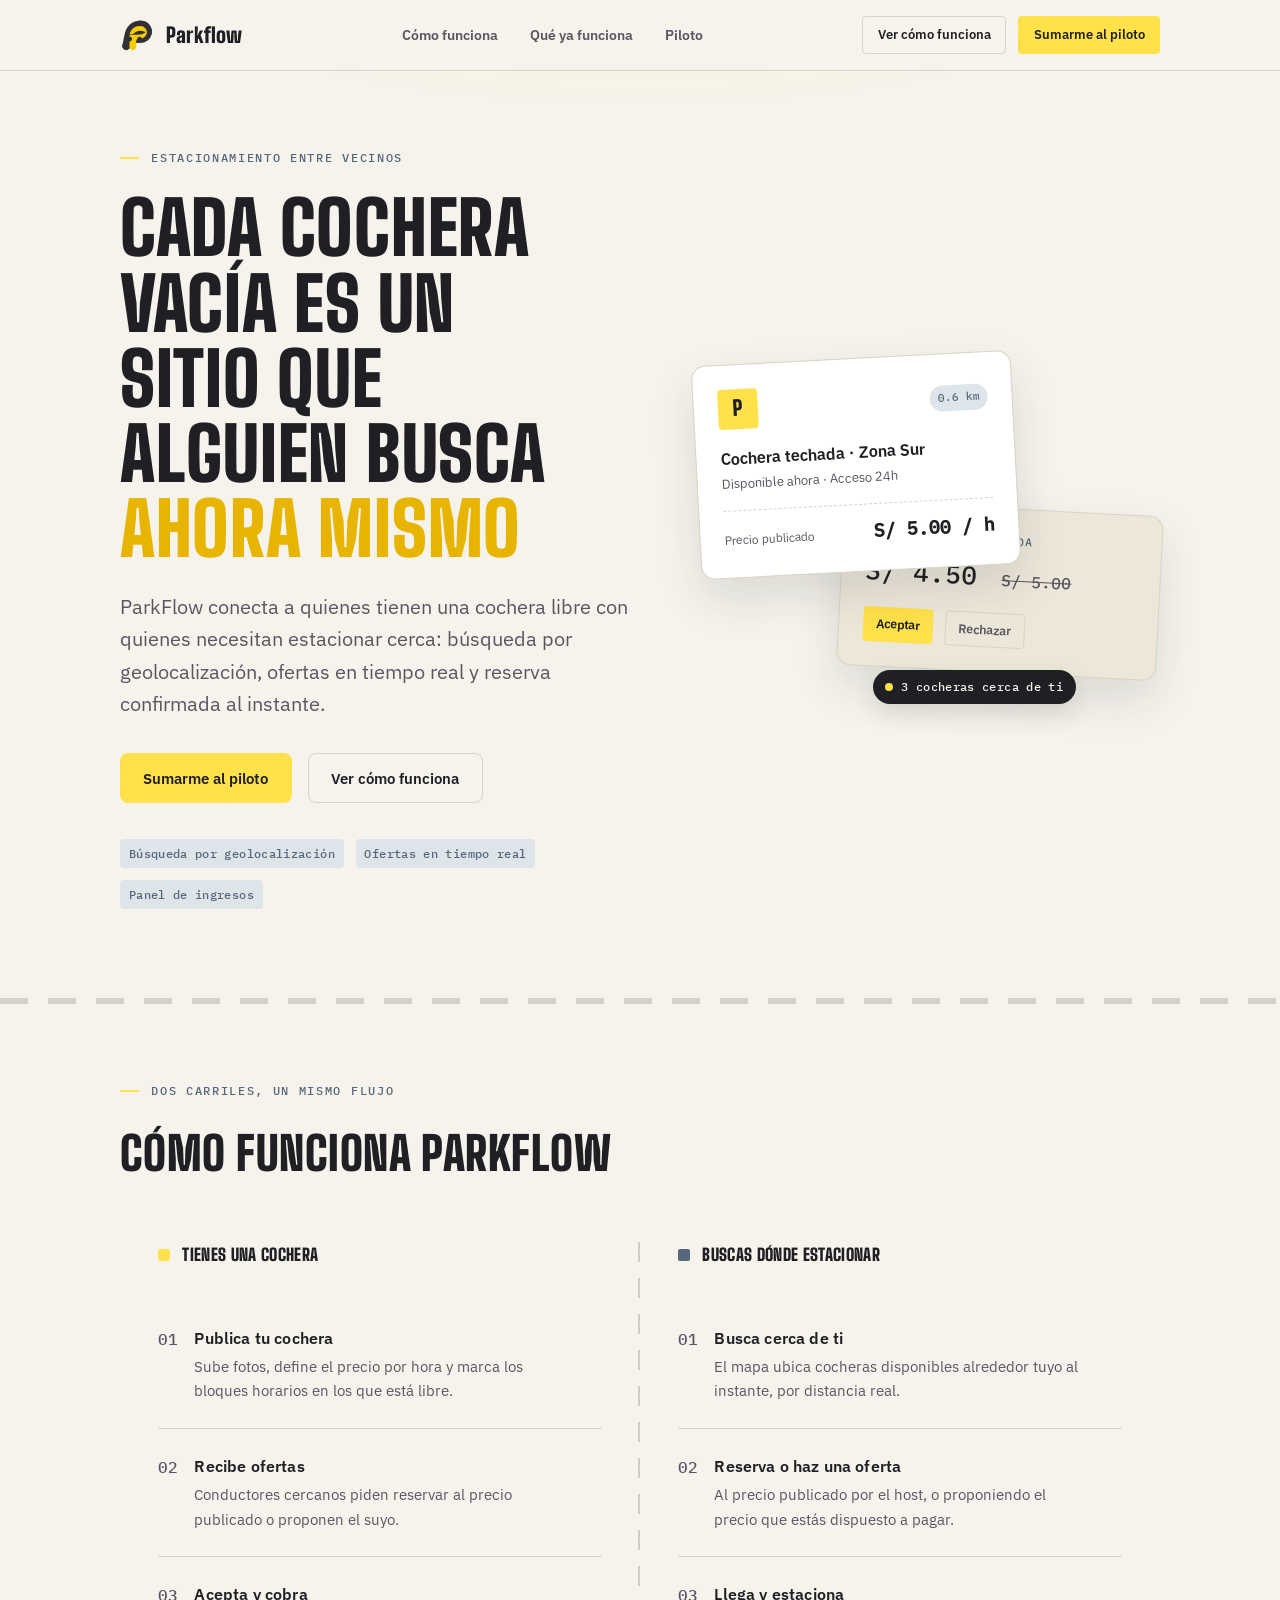
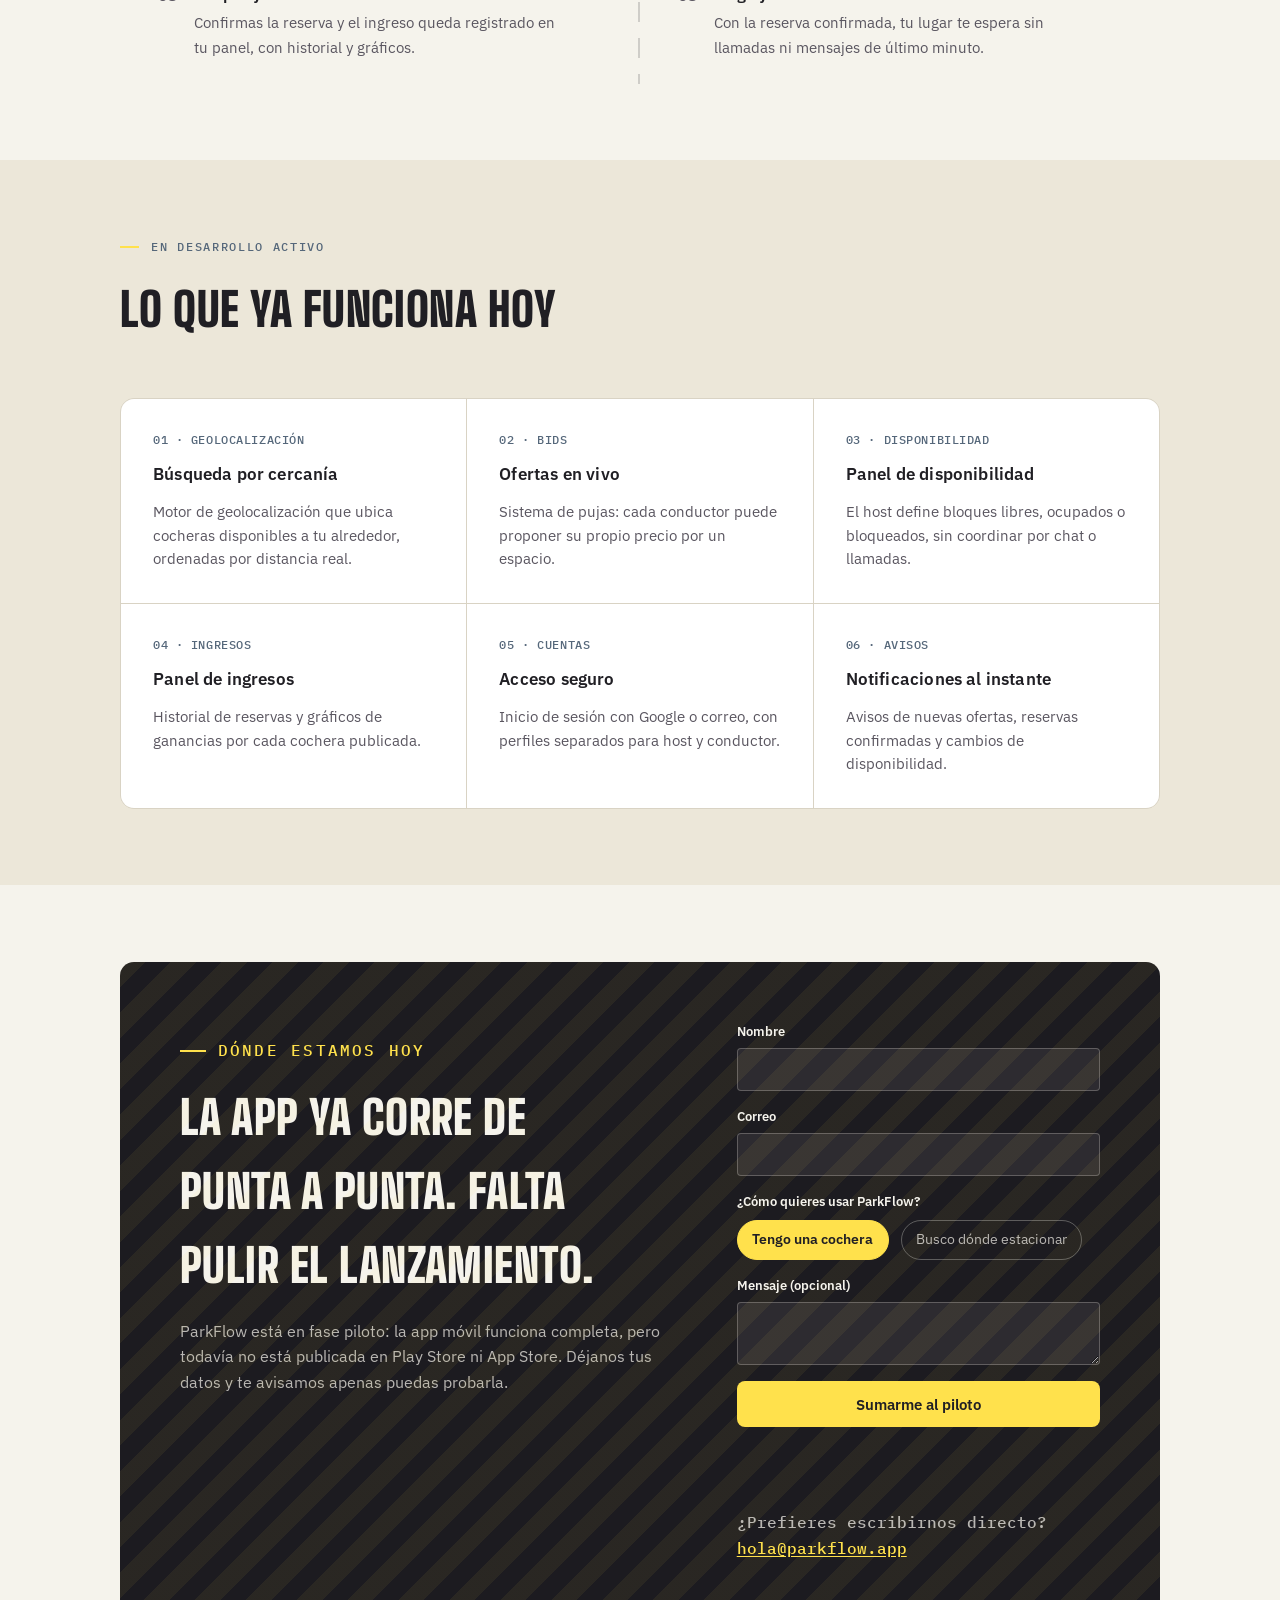
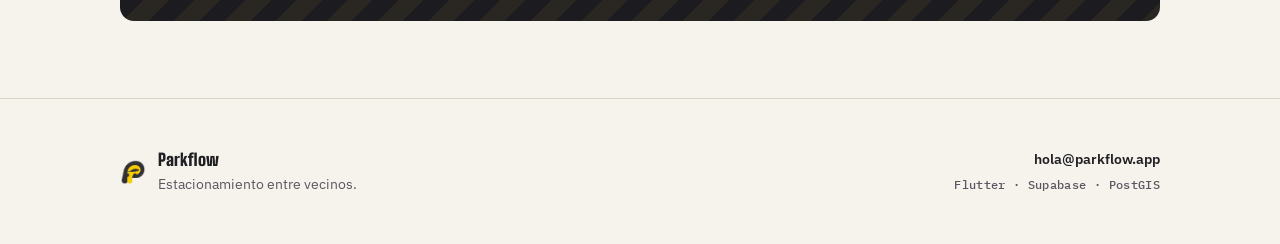
<file: landing/index.html>
<!doctype html>
<html lang="es">
<head>
<meta charset="UTF-8">
<meta name="viewport" content="width=device-width, initial-scale=1.0">
<title>ParkFlow — Estacionamiento entre vecinos</title>
<meta name="description" content="ParkFlow conecta a quienes tienen una cochera libre con quienes necesitan estacionar cerca: búsqueda por geolocalización, ofertas en tiempo real y reserva al instante.">
<link rel="icon" type="image/png" href="assets/img/logo.png">
<link rel="stylesheet" href="css/fonts.css">
<link rel="stylesheet" href="css/styles.css">
</head>
<body>

<header class="site-header">
  <div class="container">
    <a class="brand" href="#top">
      <img src="assets/img/logo.png" alt="">
      <span>Parkflow</span>
    </a>
    <nav class="nav-links">
      <a href="#como-funciona">Cómo funciona</a>
      <a href="#construido">Qué ya funciona</a>
      <a href="#piloto">Piloto</a>
    </nav>
    <div class="header-ctas">
      <a class="btn btn-ghost btn-sm" href="#como-funciona">Ver cómo funciona</a>
      <a class="btn btn-primary btn-sm" href="#piloto">Sumarme al piloto</a>
    </div>
  </div>
</header>

<main id="top">
  <section class="hero">
    <div class="container">
      <div class="hero-copy">
        <p class="eyebrow">Estacionamiento entre vecinos</p>
        <h1>Cada cochera vacía es un sitio que alguien busca <mark>ahora mismo</mark></h1>
        <p class="hero-lead">ParkFlow conecta a quienes tienen una cochera libre con quienes necesitan estacionar cerca: búsqueda por geolocalización, ofertas en tiempo real y reserva confirmada al instante.</p>
        <div class="hero-ctas">
          <a class="btn btn-primary" href="#piloto">Sumarme al piloto</a>
          <a class="btn btn-ghost" href="#como-funciona">Ver cómo funciona</a>
        </div>
        <div class="hero-tags">
          <span class="tag">Búsqueda por geolocalización</span>
          <span class="tag">Ofertas en tiempo real</span>
          <span class="tag">Panel de ingresos</span>
        </div>
      </div>
      <div class="hero-art" aria-hidden="true">
        <div class="park-card park-card--listing">
          <div class="card-top">
            <div class="card-icon">P</div>
            <span class="card-dist">0.6 km</span>
          </div>
          <p class="card-title">Cochera techada · Zona Sur</p>
          <p class="card-sub">Disponible ahora · Acceso 24h</p>
          <div class="card-price">
            <span>Precio publicado</span>
            <b>S/ 5.00 / h</b>
          </div>
        </div>
        <div class="park-card park-card--bid">
          <p class="bid-label">Nueva oferta recibida</p>
          <p class="bid-amount">S/ 4.50 <s>S/ 5.00</s></p>
          <div class="bid-actions">
            <span class="chip chip-accept">Aceptar</span>
            <span class="chip chip-decline">Rechazar</span>
          </div>
        </div>
        <div class="pin-badge"><span class="pin-dot"></span>3 cocheras cerca de ti</div>
        <p class="art-caption">Ilustración del flujo de la app — no es una captura real.</p>
      </div>
    </div>
  </section>

  <div class="lane-divider"></div>

  <section id="como-funciona">
    <div class="container">
      <div class="section-head">
        <p class="eyebrow">Dos carriles, un mismo flujo</p>
        <h2>Cómo funciona ParkFlow</h2>
      </div>
      <div class="lanes">
        <div class="lane lane--host">
          <p class="lane-label">Tienes una cochera</p>
          <div class="step">
            <span class="step-num">01</span>
            <div class="step-body">
              <h3>Publica tu cochera</h3>
              <p>Sube fotos, define el precio por hora y marca los bloques horarios en los que está libre.</p>
            </div>
          </div>
          <div class="step">
            <span class="step-num">02</span>
            <div class="step-body">
              <h3>Recibe ofertas</h3>
              <p>Conductores cercanos piden reservar al precio publicado o proponen el suyo.</p>
            </div>
          </div>
          <div class="step">
            <span class="step-num">03</span>
            <div class="step-body">
              <h3>Acepta y cobra</h3>
              <p>Confirmas la reserva y el ingreso queda registrado en tu panel, con historial y gráficos.</p>
            </div>
          </div>
        </div>
        <div class="lane lane--driver">
          <p class="lane-label">Buscas dónde estacionar</p>
          <div class="step">
            <span class="step-num">01</span>
            <div class="step-body">
              <h3>Busca cerca de ti</h3>
              <p>El mapa ubica cocheras disponibles alrededor tuyo al instante, por distancia real.</p>
            </div>
          </div>
          <div class="step">
            <span class="step-num">02</span>
            <div class="step-body">
              <h3>Reserva o haz una oferta</h3>
              <p>Al precio publicado por el host, o proponiendo el precio que estás dispuesto a pagar.</p>
            </div>
          </div>
          <div class="step">
            <span class="step-num">03</span>
            <div class="step-body">
              <h3>Llega y estaciona</h3>
              <p>Con la reserva confirmada, tu lugar te espera sin llamadas ni mensajes de último minuto.</p>
            </div>
          </div>
        </div>
      </div>
    </div>
  </section>

  <section id="construido" class="section-alt">
    <div class="container">
      <div class="section-head">
        <p class="eyebrow">En desarrollo activo</p>
        <h2>Lo que ya funciona hoy</h2>
      </div>
      <div class="grid-features">
        <div class="feature">
          <span class="feature-mark">01 · GEOLOCALIZACIÓN</span>
          <h3>Búsqueda por cercanía</h3>
          <p>Motor de geolocalización que ubica cocheras disponibles a tu alrededor, ordenadas por distancia real.</p>
        </div>
        <div class="feature">
          <span class="feature-mark">02 · BIDS</span>
          <h3>Ofertas en vivo</h3>
          <p>Sistema de pujas: cada conductor puede proponer su propio precio por un espacio.</p>
        </div>
        <div class="feature">
          <span class="feature-mark">03 · DISPONIBILIDAD</span>
          <h3>Panel de disponibilidad</h3>
          <p>El host define bloques libres, ocupados o bloqueados, sin coordinar por chat o llamadas.</p>
        </div>
        <div class="feature">
          <span class="feature-mark">04 · INGRESOS</span>
          <h3>Panel de ingresos</h3>
          <p>Historial de reservas y gráficos de ganancias por cada cochera publicada.</p>
        </div>
        <div class="feature">
          <span class="feature-mark">05 · CUENTAS</span>
          <h3>Acceso seguro</h3>
          <p>Inicio de sesión con Google o correo, con perfiles separados para host y conductor.</p>
        </div>
        <div class="feature">
          <span class="feature-mark">06 · AVISOS</span>
          <h3>Notificaciones al instante</h3>
          <p>Avisos de nuevas ofertas, reservas confirmadas y cambios de disponibilidad.</p>
        </div>
      </div>
    </div>
  </section>

  <section id="piloto">
    <div class="container">
      <div class="status">
        <div>
          <p class="eyebrow" style="color:var(--accent);">Dónde estamos hoy</p>
          <h2 style="margin-top:1rem;">La app ya corre de punta a punta. Falta pulir el lanzamiento.</h2>
          <p>ParkFlow está en fase piloto: la app móvil funciona completa, pero todavía no está publicada en Play Store ni App Store. Déjanos tus datos y te avisamos apenas puedas probarla.</p>
        </div>
        <form id="waitlist-form" class="waitlist-form" novalidate>
          <div class="form-field">
            <label for="full_name">Nombre</label>
            <input type="text" id="full_name" name="full_name" autocomplete="name" required>
          </div>
          <div class="form-field">
            <label for="email">Correo</label>
            <input type="email" id="email" name="email" autocomplete="email" required>
          </div>
          <fieldset class="role-toggle">
            <legend>¿Cómo quieres usar ParkFlow?</legend>
            <label class="role-option">
              <input type="radio" name="role" value="host" checked>
              <span>Tengo una cochera</span>
            </label>
            <label class="role-option">
              <input type="radio" name="role" value="driver">
              <span>Busco dónde estacionar</span>
            </label>
          </fieldset>
          <div class="form-field">
            <label for="message">Mensaje (opcional)</label>
            <textarea id="message" name="message" rows="2"></textarea>
          </div>
          <div class="form-honeypot" aria-hidden="true">
            <label for="website">No llenar este campo</label>
            <input type="text" id="website" name="website" tabindex="-1" autocomplete="off">
          </div>
          <button type="submit" class="btn btn-primary">Sumarme al piloto</button>
          <p class="form-feedback" aria-live="polite"></p>
          <p class="status-note">¿Prefieres escribirnos directo? <a class="status-note-link" href="mailto:hola@parkflow.app">hola@parkflow.app</a></p>
        </form>
      </div>
    </div>
  </section>
</main>

<footer>
  <div class="container footer-row">
    <div class="footer-brand">
      <img src="assets/img/logo.png" alt="">
      <div>
        <span>Parkflow</span>
        <p class="footer-tagline">Estacionamiento entre vecinos.</p>
      </div>
    </div>
    <div class="footer-meta">
      <a class="footer-mail" href="mailto:hola@parkflow.app">hola@parkflow.app</a>
      <span class="footer-stack">Flutter · Supabase · PostGIS</span>
    </div>
  </div>
</footer>
<script src="js/waitlist.js" defer></script>
</body>
</html>
</file>
<file: landing/css/fonts.css>
@font-face{font-family:'PF Display';font-style:normal;font-weight:700;font-display:swap;src:url('../assets/fonts/big-shoulders-display-700.woff2') format('woff2');}
@font-face{font-family:'PF Display';font-style:normal;font-weight:900;font-display:swap;src:url('../assets/fonts/big-shoulders-display-900.woff2') format('woff2');}
@font-face{font-family:'PF Body';font-style:normal;font-weight:400;font-display:swap;src:url('../assets/fonts/ibm-plex-sans-400.woff2') format('woff2');}
@font-face{font-family:'PF Body';font-style:italic;font-weight:400;font-display:swap;src:url('../assets/fonts/ibm-plex-sans-400-italic.woff2') format('woff2');}
@font-face{font-family:'PF Body';font-style:normal;font-weight:600;font-display:swap;src:url('../assets/fonts/ibm-plex-sans-600.woff2') format('woff2');}
@font-face{font-family:'PF Mono';font-style:normal;font-weight:500;font-display:swap;src:url('../assets/fonts/ibm-plex-mono-500.woff2') format('woff2');}
</file>
<file: landing/css/styles.css>
:root{
  --font-display:'PF Display','Big Shoulders Display',system-ui,sans-serif;
  --font-body:'PF Body','IBM Plex Sans',system-ui,-apple-system,sans-serif;
  --font-mono:'PF Mono','IBM Plex Mono',ui-monospace,'SFMono-Regular',monospace;

  --bg:#F5F3EC;
  --surface:#FFFFFF;
  --surface-alt:#ECE7D9;
  --text:#201F24;
  --text-muted:#5A5660;
  --accent:#FFE14C;
  --accent-press:#E7B400;
  --accent-tint:#FFF3C2;
  --accent-ink:#201F24;
  --cool:#55677A;
  --cool-tint:#DDE4EA;
  --line:#D9D3C4;
  --shadow:rgba(32,31,36,.12);
  --status-bg:#1C1B20;
  --status-text:#F5F3EC;
  --status-text-muted:rgba(245,243,236,.72);
  --status-note:rgba(245,243,236,.55);

  --space-1:.25rem;--space-2:.5rem;--space-3:.75rem;--space-4:1rem;
  --space-5:1.5rem;--space-6:2rem;--space-7:3rem;--space-8:4rem;--space-9:6rem;--space-10:8rem;

  --fs-eyebrow:.75rem;
  --fs-h1:clamp(2.5rem,4vw + 1.4rem,5.25rem);
  --fs-h2:clamp(1.9rem,2vw + 1.3rem,2.9rem);
  --fs-h3:clamp(1.15rem,.6vw + 1rem,1.4rem);
  --fs-lead:clamp(1.05rem,.4vw + .95rem,1.3rem);
  --fs-body:1rem;
  --fs-small:.875rem;
  --fs-tag:.75rem;

  --radius-s:4px;--radius-m:8px;--radius-l:14px;
  --maxw:1120px;
  color-scheme:light;
}

@media (prefers-color-scheme:dark){
  :root{
    --bg:#17161B;
    --surface:#201F25;
    --surface-alt:#26242B;
    --text:#F2EFE7;
    --text-muted:#A6A19D;
    --accent:#FFE14C;
    --accent-press:#FFD24D;
    --accent-tint:#3A331A;
    --accent-ink:#17161B;
    --cool:#8FA6BA;
    --cool-tint:#28323C;
    --line:#343238;
    --shadow:rgba(0,0,0,.5);
    color-scheme:dark;
  }
}
:root[data-theme="dark"]{
  --bg:#17161B;--surface:#201F25;--surface-alt:#26242B;--text:#F2EFE7;--text-muted:#A6A19D;
  --accent:#FFE14C;--accent-press:#FFD24D;--accent-tint:#3A331A;--accent-ink:#17161B;
  --cool:#8FA6BA;--cool-tint:#28323C;--line:#343238;--shadow:rgba(0,0,0,.5);color-scheme:dark;
}
:root[data-theme="light"]{
  --bg:#F5F3EC;--surface:#FFFFFF;--surface-alt:#ECE7D9;--text:#201F24;--text-muted:#6B6870;
  --accent:#FFE14C;--accent-press:#E7B400;--accent-tint:#FFF3C2;--accent-ink:#201F24;
  --cool:#55677A;--cool-tint:#DDE4EA;--line:#D9D3C4;--shadow:rgba(32,31,36,.12);color-scheme:light;
}

*{box-sizing:border-box;}
html{-webkit-text-size-adjust:100%;}
body{
  margin:0;background:var(--bg);color:var(--text);
  font-family:var(--font-body);font-size:var(--fs-body);line-height:1.6;
  -webkit-font-smoothing:antialiased;
}
img{max-width:100%;display:block;}
a{color:inherit;}
h1,h2,h3{font-family:var(--font-display);font-weight:800;text-wrap:balance;margin:0;letter-spacing:.01em;}
p{margin:0;}
.container{max-width:var(--maxw);margin-inline:auto;padding-inline:clamp(1.25rem,4vw,2.5rem);}
.eyebrow{
  font-family:var(--font-mono);font-size:var(--fs-eyebrow);font-weight:500;
  text-transform:uppercase;letter-spacing:.14em;color:var(--cool);
  display:flex;align-items:center;gap:var(--space-3);
}
.eyebrow::before{content:"";width:1.6em;height:2px;background:var(--accent);flex:none;}

.lane-divider{
  height:6px;background-image:repeating-linear-gradient(90deg,var(--text) 0 28px,transparent 0 48px);
  opacity:.16;
}

/* header */
.site-header{
  position:sticky;top:0;z-index:20;background:color-mix(in srgb, var(--bg) 88%, transparent);
  backdrop-filter:blur(10px);border-bottom:1px solid var(--line);
}
.site-header .container{display:flex;align-items:center;justify-content:space-between;padding-block:var(--space-4);}
.brand{display:flex;align-items:center;gap:var(--space-3);text-decoration:none;}
.brand img{width:34px;height:34px;}
.brand span{font-family:var(--font-display);font-weight:800;font-size:1.3rem;letter-spacing:.01em;}
.nav-links{display:none;gap:var(--space-6);font-size:var(--fs-small);font-weight:600;}
.nav-links a{text-decoration:none;color:var(--text-muted);}
.nav-links a:hover{color:var(--text);}
@media (min-width:720px){.nav-links{display:flex;}}
.btn{
  font-family:var(--font-body);font-weight:600;font-size:.95rem;
  padding:.75rem 1.4rem;border-radius:var(--radius-m);border:1.5px solid transparent;
  text-decoration:none;display:inline-flex;align-items:center;justify-content:center;gap:.5rem;
  cursor:pointer;transition:transform .15s ease,box-shadow .15s ease;position:relative;overflow:hidden;
}
.btn-primary{background:var(--accent);color:var(--accent-ink);}
.btn-primary::before{
  content:"";position:absolute;inset:0;
  background:repeating-linear-gradient(45deg,rgba(32,31,36,.14) 0 10px,transparent 10px 20px);
  transform:translateX(-100%);transition:transform .35s ease;
}
.btn-primary:hover::before{transform:translateX(0);}
.btn-primary:hover{box-shadow:0 6px 18px var(--shadow);}
.btn-ghost{background:transparent;border-color:var(--line);color:var(--text);}
.btn-ghost:hover{border-color:var(--cool);color:var(--cool);}
.btn-sm{padding:.5rem .9rem;font-size:.8rem;border-radius:var(--radius-s);}
.header-ctas{display:flex;gap:var(--space-3);}
.header-ctas .btn-ghost{display:none;}
@media (min-width:560px){.header-ctas .btn-ghost{display:inline-flex;}}
@media (prefers-reduced-motion:reduce){
  .btn-primary::before{transition:none;}
}

/* hero */
.hero{padding-block:clamp(3rem,6vw,6rem) clamp(3.5rem,7vw,7rem);position:relative;overflow:hidden;}
.hero::before{
  content:"";position:absolute;inset:-20% -10% auto -10%;height:60%;
  background:radial-gradient(60% 60% at 50% 0%, var(--accent-tint), transparent 70%);
  opacity:.7;pointer-events:none;
}
.hero .container{display:grid;gap:clamp(2.5rem,5vw,4rem);position:relative;}
@media (min-width:960px){.hero .container{grid-template-columns:1.05fr .95fr;align-items:center;}}
.hero-copy{display:flex;flex-direction:column;gap:var(--space-5);}
.hero-copy h1{font-size:var(--fs-h1);line-height:1.02;text-transform:uppercase;}
.hero-copy h1 mark{background:none;color:var(--accent-press);-webkit-text-stroke:0;}
.hero-lead{font-size:var(--fs-lead);color:var(--text-muted);max-width:46ch;}
.hero-ctas{display:flex;flex-wrap:wrap;gap:var(--space-4);margin-top:var(--space-2);}
.hero-tags{display:flex;flex-wrap:wrap;gap:var(--space-3);margin-top:var(--space-3);}
.tag{
  font-family:var(--font-mono);font-size:var(--fs-tag);letter-spacing:.03em;
  color:var(--cool);background:var(--cool-tint);border-radius:var(--radius-s);
  padding:.3rem .55rem;
}

/* hero illustration */
.hero-art{position:relative;min-height:340px;}
.park-card{
  position:absolute;width:min(320px,86%);background:var(--surface);border:1px solid var(--line);
  border-radius:var(--radius-l);box-shadow:0 20px 45px var(--shadow);padding:var(--space-5);
}
.park-card--listing{top:0;left:0;z-index:2;transform:rotate(-3deg);}
.park-card--bid{top:150px;right:0;z-index:1;transform:rotate(3deg);background:var(--surface-alt);}
.card-top{display:flex;align-items:center;justify-content:space-between;margin-bottom:var(--space-4);}
.card-icon{
  width:40px;height:40px;border-radius:var(--radius-s);background:var(--accent);
  display:flex;align-items:center;justify-content:center;font-family:var(--font-display);
  font-weight:900;font-size:1.3rem;color:var(--accent-ink);flex:none;
}
.card-dist{font-family:var(--font-mono);font-size:.7rem;color:var(--cool);background:var(--cool-tint);padding:.25rem .5rem;border-radius:99px;}
.card-title{font-weight:600;font-size:1.02rem;margin-bottom:.15rem;}
.card-sub{font-size:.82rem;color:var(--text-muted);}
.card-price{
  margin-top:var(--space-4);display:flex;align-items:baseline;justify-content:space-between;
  border-top:1px dashed var(--line);padding-top:var(--space-3);
}
.card-price b{font-family:var(--font-mono);font-size:1.15rem;}
.card-price span{font-size:.75rem;color:var(--text-muted);}
.bid-label{font-family:var(--font-mono);font-size:.7rem;text-transform:uppercase;letter-spacing:.08em;color:var(--cool);}
.bid-amount{font-family:var(--font-mono);font-weight:500;font-size:1.6rem;margin:.35rem 0 var(--space-4);}
.bid-amount s{color:var(--text-muted);font-size:1rem;margin-left:.5rem;font-weight:400;}
.bid-actions{display:flex;gap:var(--space-3);}
.chip{font-size:.78rem;font-weight:600;padding:.4rem .8rem;border-radius:var(--radius-s);}
.chip-accept{background:var(--accent);color:var(--accent-ink);}
.chip-decline{border:1.5px solid var(--line);color:var(--text-muted);}
.pin-badge{
  position:absolute;bottom:-6px;left:38%;z-index:3;background:var(--text);color:var(--bg);
  font-family:var(--font-mono);font-size:.72rem;letter-spacing:.03em;
  padding:.5rem .8rem;border-radius:99px;display:flex;align-items:center;gap:.5rem;
  box-shadow:0 10px 24px var(--shadow);
}
.pin-dot{width:8px;height:8px;border-radius:50%;background:var(--accent);flex:none;}
@media (prefers-reduced-motion:no-preference){
  .pin-dot{animation:pulse 2s ease-in-out infinite;}
}
@keyframes pulse{0%,100%{opacity:1;transform:scale(1);}50%{opacity:.5;transform:scale(1.4);}}
.art-caption{
  margin-top:var(--space-8);font-size:.75rem;color:var(--text-muted);
  font-style:italic;font-family:var(--font-body);
}

/* section shell */
section{padding-block:clamp(3.5rem,6vw,6.5rem);}
.section-head{max-width:60ch;display:flex;flex-direction:column;gap:var(--space-4);margin-bottom:clamp(2.5rem,4vw,3.5rem);}
.section-head h2{font-size:var(--fs-h2);text-transform:uppercase;}
.section-alt{background:var(--surface-alt);}

/* how it works — two lanes */
.lanes{display:grid;gap:var(--space-8);position:relative;}
@media (min-width:840px){
  .lanes{grid-template-columns:1fr 1fr;gap:0;}
  .lane{padding-inline:clamp(1.5rem,3vw,3rem);}
  .lane--host{border-right:none;position:relative;}
  .lane--host::after{
    content:"";position:absolute;top:0;right:0;bottom:0;width:2px;
    background-image:repeating-linear-gradient(180deg,var(--text) 0 20px,transparent 0 36px);
    opacity:.18;
  }
}
.lane-label{
  font-family:var(--font-display);font-weight:800;font-size:1.05rem;text-transform:uppercase;
  letter-spacing:.02em;margin-bottom:var(--space-6);display:flex;align-items:center;gap:var(--space-3);
}
.lane-label::before{content:"";width:12px;height:12px;border-radius:2px;background:var(--accent);flex:none;}
.lane--driver .lane-label::before{background:var(--cool);}
.step{display:flex;gap:var(--space-4);padding-block:var(--space-5);border-top:1px solid var(--line);}
.step:first-of-type{border-top:none;}
.step-num{
  font-family:var(--font-mono);font-weight:500;font-size:1rem;color:var(--text-muted);
  flex:none;width:2ch;padding-top:.15rem;
}
.step-body h3{font-family:var(--font-body);font-weight:600;font-size:1.02rem;margin-bottom:.3rem;}
.step-body p{color:var(--text-muted);font-size:.94rem;max-width:42ch;}

/* feature grid */
.grid-features{display:grid;gap:1px;background:var(--line);border:1px solid var(--line);border-radius:var(--radius-l);overflow:hidden;}
@media (min-width:640px){.grid-features{grid-template-columns:repeat(2,1fr);}}
@media (min-width:960px){.grid-features{grid-template-columns:repeat(3,1fr);}}
.feature{background:var(--surface);padding:var(--space-6);display:flex;flex-direction:column;gap:var(--space-3);}
.feature-mark{font-family:var(--font-mono);font-size:.72rem;color:var(--cool);letter-spacing:.05em;}
.feature h3{font-family:var(--font-body);font-weight:600;font-size:1.05rem;}
.feature p{color:var(--text-muted);font-size:.92rem;}

/* status / cta */
.status{
  background:var(--status-bg);color:var(--status-text);border-radius:var(--radius-l);
  padding:clamp(2.25rem,5vw,3.75rem);display:grid;gap:var(--space-6);position:relative;overflow:hidden;
}
.status::before{
  content:"";position:absolute;inset:0;background-image:repeating-linear-gradient(135deg,var(--accent) 0 18px,transparent 18px 36px);
  opacity:.06;
}
@media (min-width:840px){.status{grid-template-columns:1.3fr .9fr;align-items:start;}}
.status h2{font-size:var(--fs-h2);text-transform:uppercase;color:var(--status-text);}
.status p{color:var(--status-text-muted);margin-top:var(--space-4);max-width:48ch;font-size:1rem;}
.status .btn-primary{width:100%;justify-content:center;}
.status-note{font-family:var(--font-mono);font-size:.75rem;color:var(--status-note);}
.status-note-link{color:var(--accent);text-decoration:underline;text-underline-offset:2px;}

/* waitlist form */
.waitlist-form{display:flex;flex-direction:column;gap:var(--space-4);position:relative;}
.form-field{display:flex;flex-direction:column;gap:.35rem;}
.form-field label{font-size:.8rem;font-weight:600;color:var(--status-text);}
.form-field input,.form-field textarea{
  background:rgba(245,243,236,.08);border:1px solid rgba(245,243,236,.25);border-radius:var(--radius-s);
  padding:.65rem .75rem;color:var(--status-text);font-family:var(--font-body);font-size:.95rem;resize:vertical;
}
.form-field input::placeholder,.form-field textarea::placeholder{color:rgba(245,243,236,.4);}
.form-field input:focus-visible,.form-field textarea:focus-visible{
  outline:none;border-color:var(--accent);box-shadow:0 0 0 3px rgba(255,225,76,.15);
}
.role-toggle{border:none;padding:0;margin:0;display:flex;flex-wrap:wrap;gap:var(--space-3);}
.role-toggle legend{font-size:.8rem;font-weight:600;color:var(--status-text);margin-bottom:.5rem;padding:0;width:100%;}
.role-option{position:relative;cursor:pointer;}
.role-option input{position:absolute;opacity:0;width:1px;height:1px;}
.role-option span{
  display:inline-block;padding:.5rem .9rem;border-radius:99px;border:1.5px solid rgba(245,243,236,.3);
  font-size:.85rem;color:var(--status-text-muted);transition:background .15s ease,border-color .15s ease,color .15s ease;
}
.role-option input:checked + span{background:var(--accent);border-color:var(--accent);color:var(--accent-ink);font-weight:600;}
.role-option input:focus-visible + span{outline:2px solid var(--accent);outline-offset:2px;}
.form-honeypot{position:absolute;width:1px;height:1px;overflow:hidden;clip:rect(0,0,0,0);white-space:nowrap;}
.form-feedback{font-size:.85rem;min-height:1.2em;margin:0;color:var(--status-text-muted);}
.form-feedback[data-state="success"]{color:var(--accent);}
.form-feedback[data-state="error"]{color:#FF9B8A;}

/* footer */
footer{border-top:1px solid var(--line);padding-block:var(--space-7);}
.footer-row{display:flex;flex-wrap:wrap;justify-content:space-between;gap:var(--space-6);align-items:center;}
.footer-brand{display:flex;align-items:center;gap:var(--space-3);}
.footer-brand img{width:26px;height:26px;}
.footer-brand span{font-family:var(--font-display);font-weight:800;font-size:1.05rem;}
.footer-tagline{font-size:.85rem;color:var(--text-muted);}
.footer-meta{display:flex;flex-direction:column;gap:.35rem;align-items:flex-end;text-align:right;}
.footer-stack{font-family:var(--font-mono);font-size:.72rem;color:var(--text-muted);letter-spacing:.03em;}
.footer-mail{font-size:.85rem;font-weight:600;text-decoration:none;}
.footer-mail:hover{color:var(--cool);}

a:focus-visible,button:focus-visible{outline:2px solid var(--cool);outline-offset:2px;}
</file>
